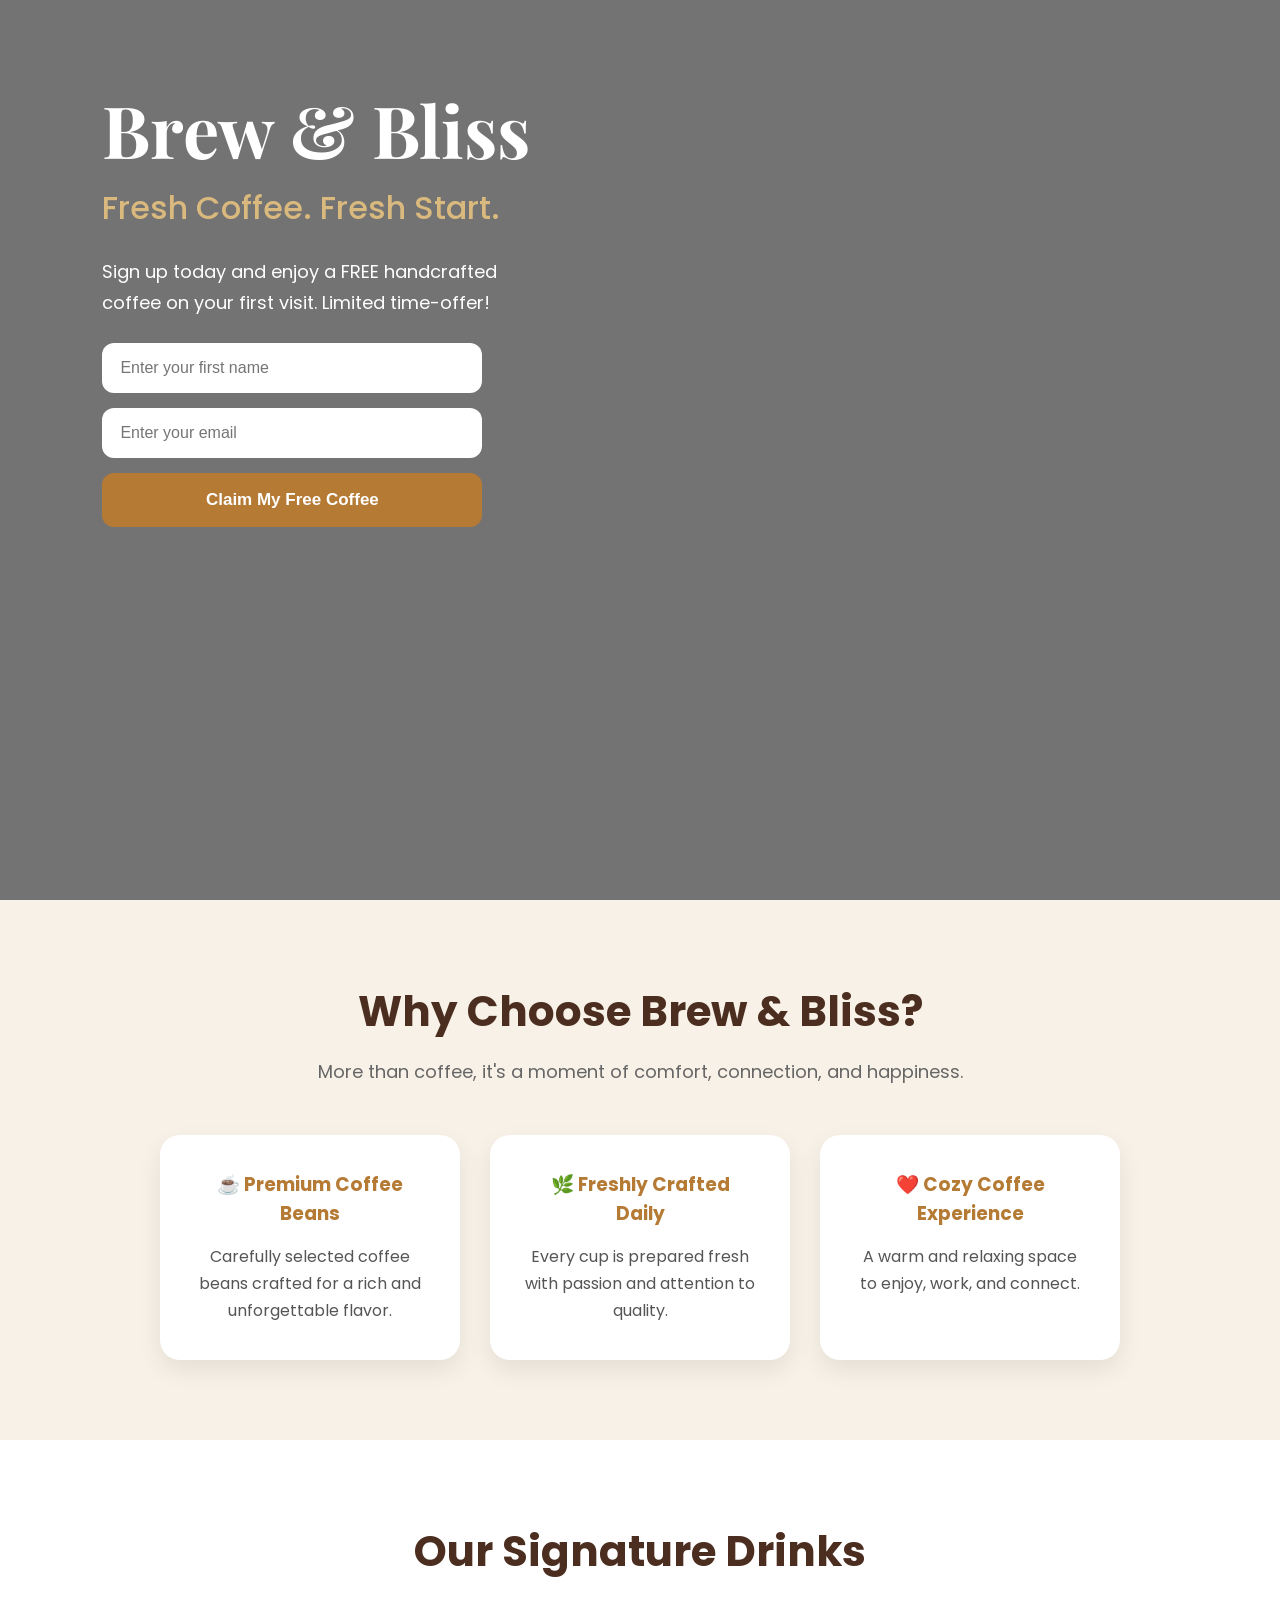
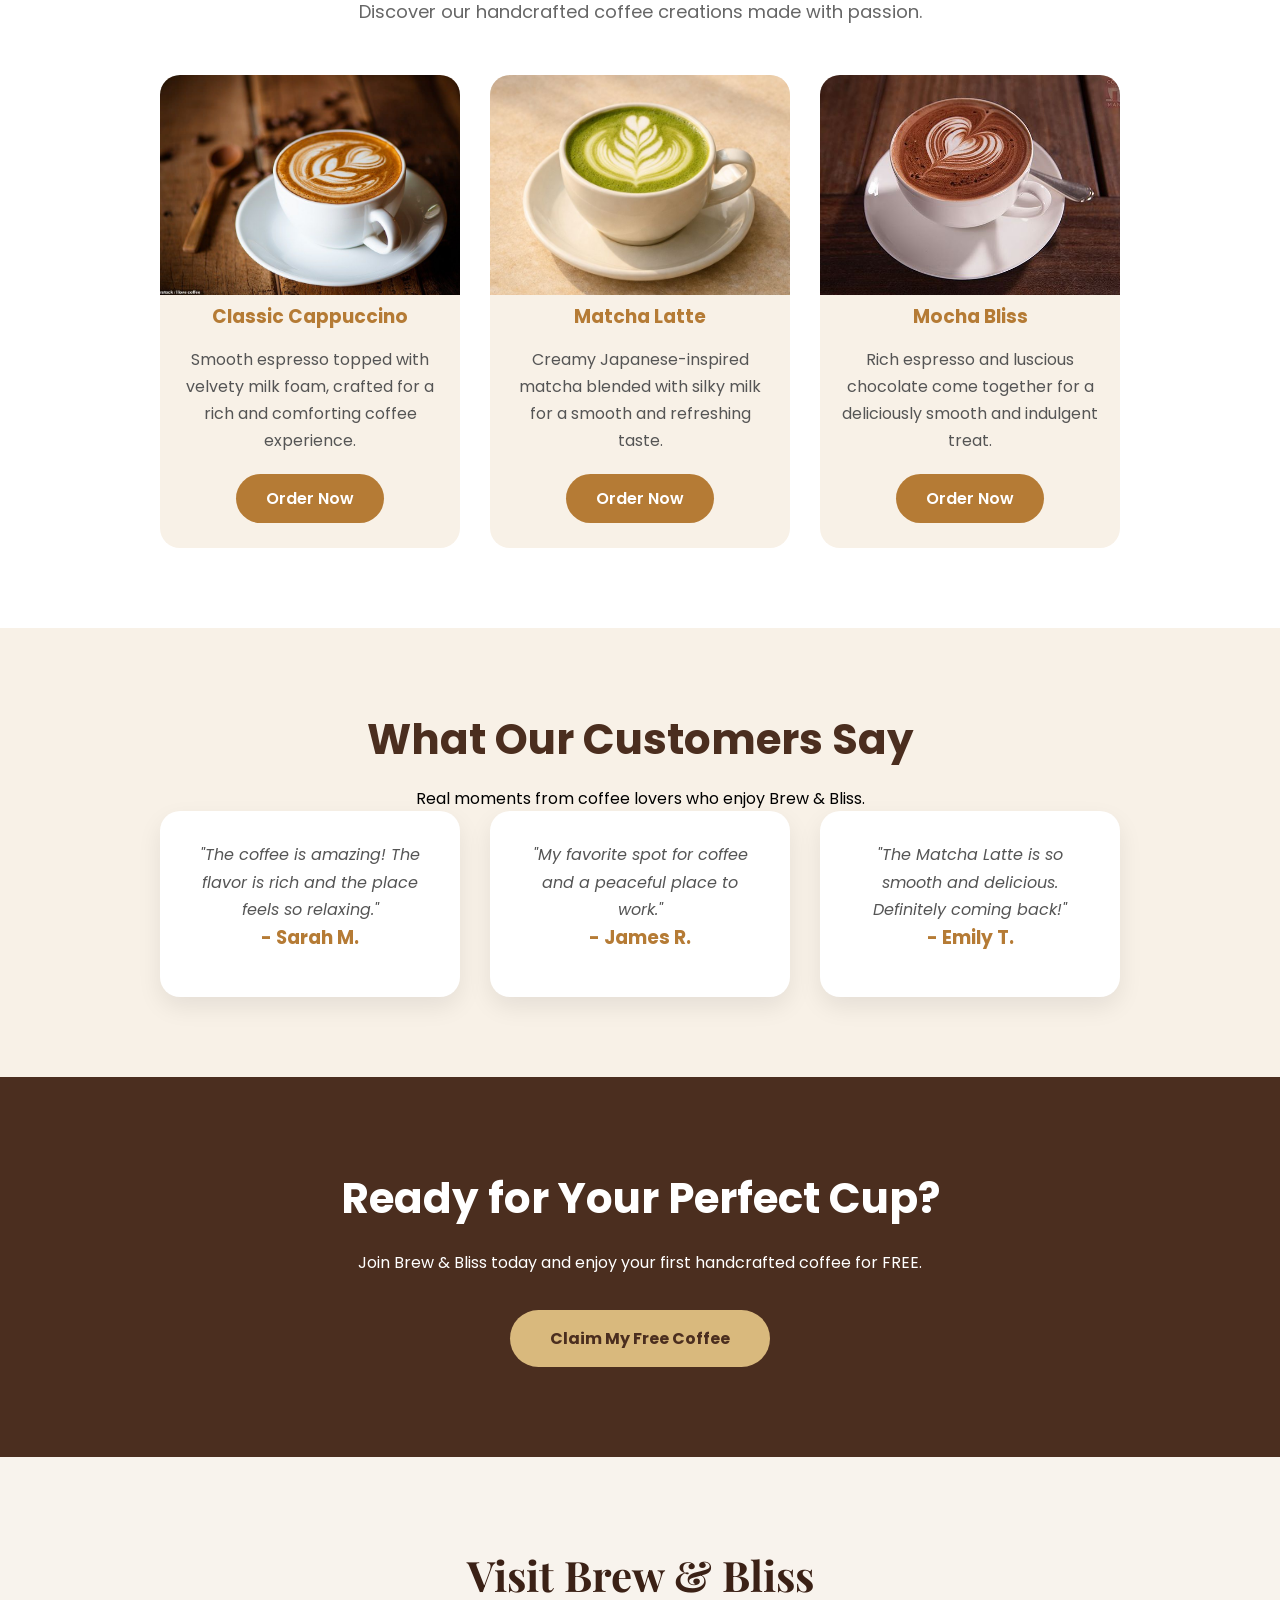
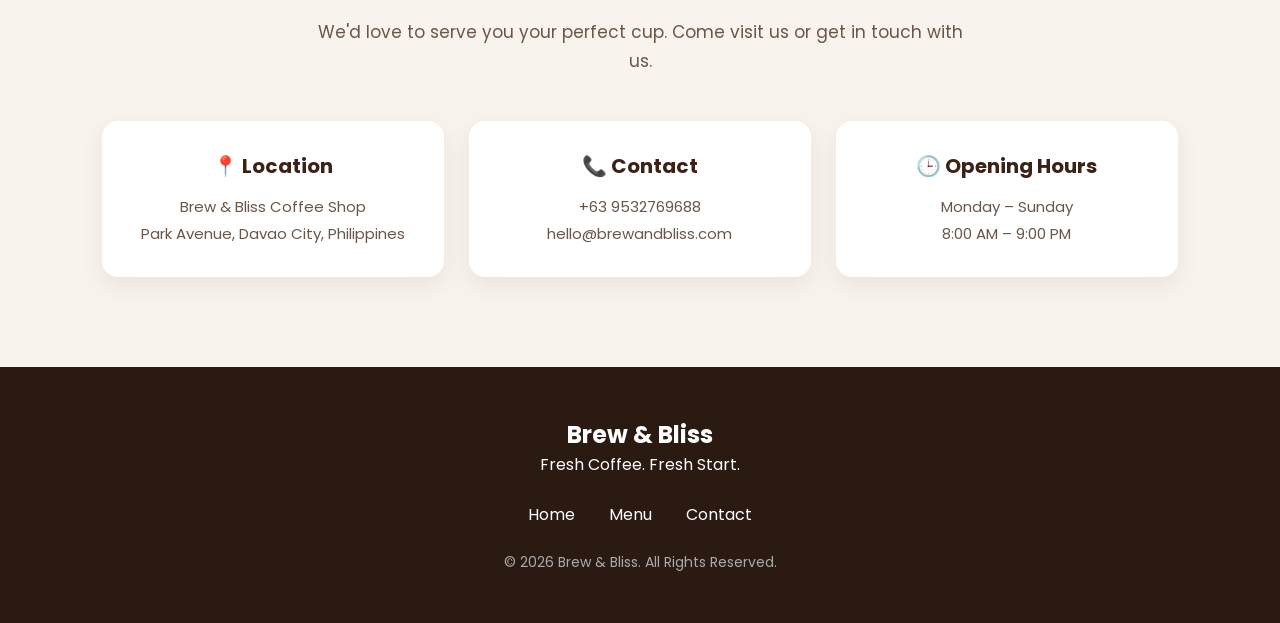
<file: index.html>
<!DOCTYPE html>
<html lang="en">

<head>

    <meta charset="UTF-8">
    <meta name="viewport" content="width=device-width, initial-scale=1.0">

    <title>Brew & Bliss</title>

    <!-- Google Fonts -->
    <link rel="preconnect" href="https://fonts.googleapis.com">
    <link rel="preconnect" href="https://fonts.gstatic.com" crossorigin>

    <link
        href="https://fonts.googleapis.com/css2?family=Playfair+Display:wght@600;700&family=Poppins:wght@300;400;500;600&display=swap"
        rel="stylesheet">

    <!-- Main CSS -->
    <link rel="stylesheet" href="./css/style.css">
    <style>
/* =========================
   CONTACT FIX
========================= */

.contact-section {
    background: #f8f3ed;
    padding: 90px 8%;
    text-align: center;
}

.contact-section h2 {
    font-family: "Playfair Display", serif;
    font-size: 42px;
    color: #3b2116;
    margin-bottom: 15px;
}

.contact-text {
    font-size: 17px;
    color: #6b5548;
    max-width: 650px;
    margin: 0 auto 45px;
    line-height: 1.7;
}

.contact-cards {
    max-width: 1100px;
    margin: 0 auto;
    display: grid;
    grid-template-columns: repeat(3, 1fr);
    gap: 25px;
}

.contact-card {
    background: #ffffff;
    padding: 30px 25px;
    border-radius: 16px;
    box-shadow: 0 8px 25px rgba(59, 33, 22, 0.08);
}

.contact-card h3 {
    font-family: "Poppins", sans-serif;
    font-size: 20px;
    color: #3b2116;
    margin-bottom: 12px;
}

.contact-card p {
    font-family: "Poppins", sans-serif;
    font-size: 15px;
    color: #6b5548;
    line-height: 1.8;
}

@media (max-width: 768px) {

    .contact-section {
        padding: 70px 6%;
    }

    .contact-section h2 {
        font-size: 34px;
    }

    .contact-cards {
        grid-template-columns: 1fr;
    }

}
</style>

</head>


<body id="top">


    <!-- =========================
         HERO SECTION
    ========================== -->

    <section class="hero">

        <video autoplay muted loop playsinline class="bg-video">

            <source
                src="https://res.cloudinary.com/xk9sr4ls/video/upload/v1786017797/pika-f776a48d-ac4b-4a90-9127-dfdf9d708edb_xwu1fz.mp4"
                type="video/mp4">

        </video>


        <div class="overlay"></div>
<div class="watermark-cover"></div>

        <div class="hero-content">

            <div class="left">

                <h1>Brew & Bliss</h1>

                <h2>Fresh Coffee. Fresh Start.</h2>

                <p>
                    Sign up today and enjoy a FREE handcrafted coffee
                    on your first visit. Limited time-offer!
                </p>


                <!-- FREE COFFEE FORM -->

                <form
                    id="coffee-form"
                    class="coffee-form"
                    action="https://formspree.io/f/xeajowwl"
                    method="POST">

                    <input
                        type="text"
                        name="first_name"
                        placeholder="Enter your first name"
                        required>

                    <input
                        type="email"
                        name="email"
                        placeholder="Enter your email"
                        required>

                    <button type="submit">
                        Claim My Free Coffee
                    </button>

                    <p id="form-message"></p>

                </form>

            </div>

        </div>

    </section>



    <!-- =========================
         WHY SECTION
    ========================== -->

    <section class="why-section">

        <h2>Why Choose Brew & Bliss?</h2>

        <p class="section-text">
            More than coffee, it's a moment of comfort,
            connection, and happiness.
        </p>


        <div class="cards">


            <div class="card">

                <h3>☕ Premium Coffee Beans</h3>

                <p>
                    Carefully selected coffee beans crafted
                    for a rich and unforgettable flavor.
                </p>

            </div>


            <div class="card">

                <h3>🌿 Freshly Crafted Daily</h3>

                <p>
                    Every cup is prepared fresh with passion
                    and attention to quality.
                </p>

            </div>


            <div class="card">

                <h3>❤️ Cozy Coffee Experience</h3>

                <p>
                    A warm and relaxing space to enjoy,
                    work, and connect.
                </p>

            </div>


        </div>

    </section>



    <!-- =========================
         MENU SECTION
    ========================== -->

    <section id="menu" class="menu-section">

        <h2>Our Signature Drinks</h2>

        <p class="menu-text">
            Discover our handcrafted coffee creations made with passion.
        </p>


        <div class="menu-cards">


            <!-- CAPPUCCINO -->

            <div class="menu-card">

                <img
                    src="images/cappuccino.jpg"
                    alt="Classic Cappuccino">

                <h3>Classic Cappuccino</h3>

                <p>
                    Smooth espresso topped with velvety milk foam,
                    crafted for a rich and comforting coffee experience.
                </p>

                <a
                    href="order.html"
                    class="menu-btn">
                    Order Now
                </a>

            </div>


            <!-- MATCHA -->

            <div class="menu-card">

                <img
                    src="images/matcha.jpg"
                    alt="Matcha Latte">

                <h3>Matcha Latte</h3>

                <p>
                    Creamy Japanese-inspired matcha blended with silky milk
                    for a smooth and refreshing taste.
                </p>

                <a
                    href="order.html"
                    class="menu-btn">
                    Order Now
                </a>

            </div>


            <!-- MOCHA -->

            <div class="menu-card">

                <img
                    src="images/mocha.jpg"
                    alt="Mocha Bliss">

                <h3>Mocha Bliss</h3>

                <p>
                    Rich espresso and luscious chocolate come together
                    for a deliciously smooth and indulgent treat.
                </p>

                <a
                    href="order.html"
                    class="menu-btn">
                    Order Now
                </a>

            </div>


        </div>

    </section>



    <!-- =========================
         TESTIMONIAL SECTION
    ========================== -->

    <section class="testimonial-section">

        <h2>What Our Customers Say</h2>

        <p class="testimonial-text">
            Real moments from coffee lovers who enjoy Brew & Bliss.
        </p>


        <div class="testimonial-cards">


            <div class="testimonial-card">

                <p>
                    "The coffee is amazing! The flavor is rich
                    and the place feels so relaxing."
                </p>

                <h3>- Sarah M.</h3>

            </div>


            <div class="testimonial-card">

                <p>
                    "My favorite spot for coffee and a peaceful
                    place to work."
                </p>

                <h3>- James R.</h3>

            </div>


            <div class="testimonial-card">

                <p>
                    "The Matcha Latte is so smooth and delicious.
                    Definitely coming back!"
                </p>

                <h3>- Emily T.</h3>

            </div>


        </div>

    </section>



   <!-- =========================
     CTA SECTION
========================== -->

<section class="cta-section">

    <h2>Ready for Your Perfect Cup?</h2>

    <p>
        Join Brew & Bliss today and enjoy your first
        handcrafted coffee for FREE.
    </p>

    <a
        href="#coffee-form"
        class="cta-btn">
        Claim My Free Coffee
    </a>

</section>


<!-- =========================
     CONTACT SECTION
========================== -->

<section id="contact" class="contact-section">

    <h2>Visit Brew & Bliss</h2>

    <p class="contact-text">
        We'd love to serve you your perfect cup.
        Come visit us or get in touch with us.
    </p>

    <div class="contact-cards">

        <div class="contact-card">

            <h3>📍 Location</h3>

            <p>
                Brew & Bliss Coffee Shop<br>
                Park Avenue, Davao City, Philippines
            </p>

        </div>


        <div class="contact-card">

            <h3>📞 Contact</h3>

            <p>
                +63 9532769688<br>
                hello@brewandbliss.com
            </p>

        </div>


        <div class="contact-card">

            <h3>🕒 Opening Hours</h3>

            <p>
                Monday – Sunday<br>
                8:00 AM – 9:00 PM
            </p>

        </div>

    </div>

</section>

<!-- =========================
     FOOTER
========================== -->

<footer class="footer">

    <h2>Brew & Bliss</h2>

    <p>
        Fresh Coffee. Fresh Start.
    </p>

    <div class="footer-links">

        <a href="#top">Home</a>

        <a href="#menu">Menu</a>

        <a href="#contact">Contact</a>

    </div>

    <p class="copyright">
        © 2026 Brew & Bliss. All Rights Reserved.
    </p>

</footer>

    <script src="js/script.js"></script>


</body>

</html>
</file>
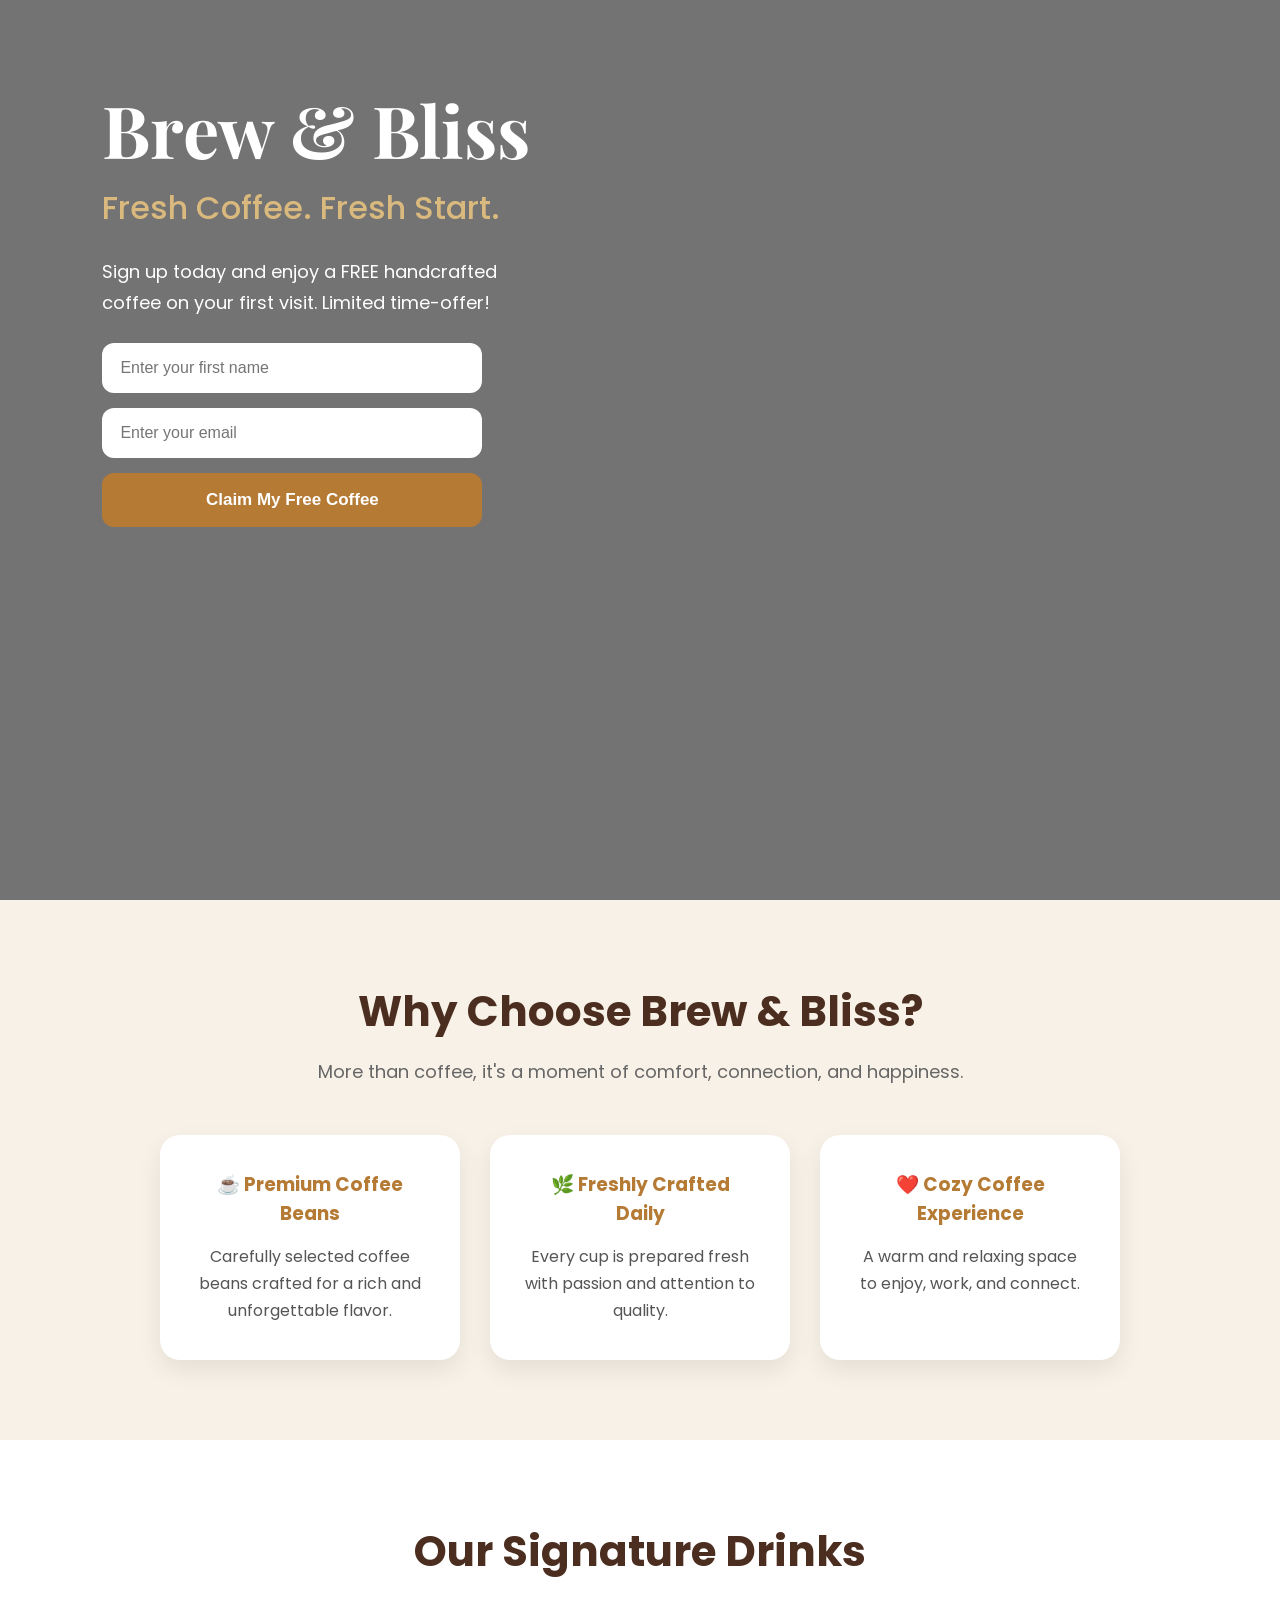
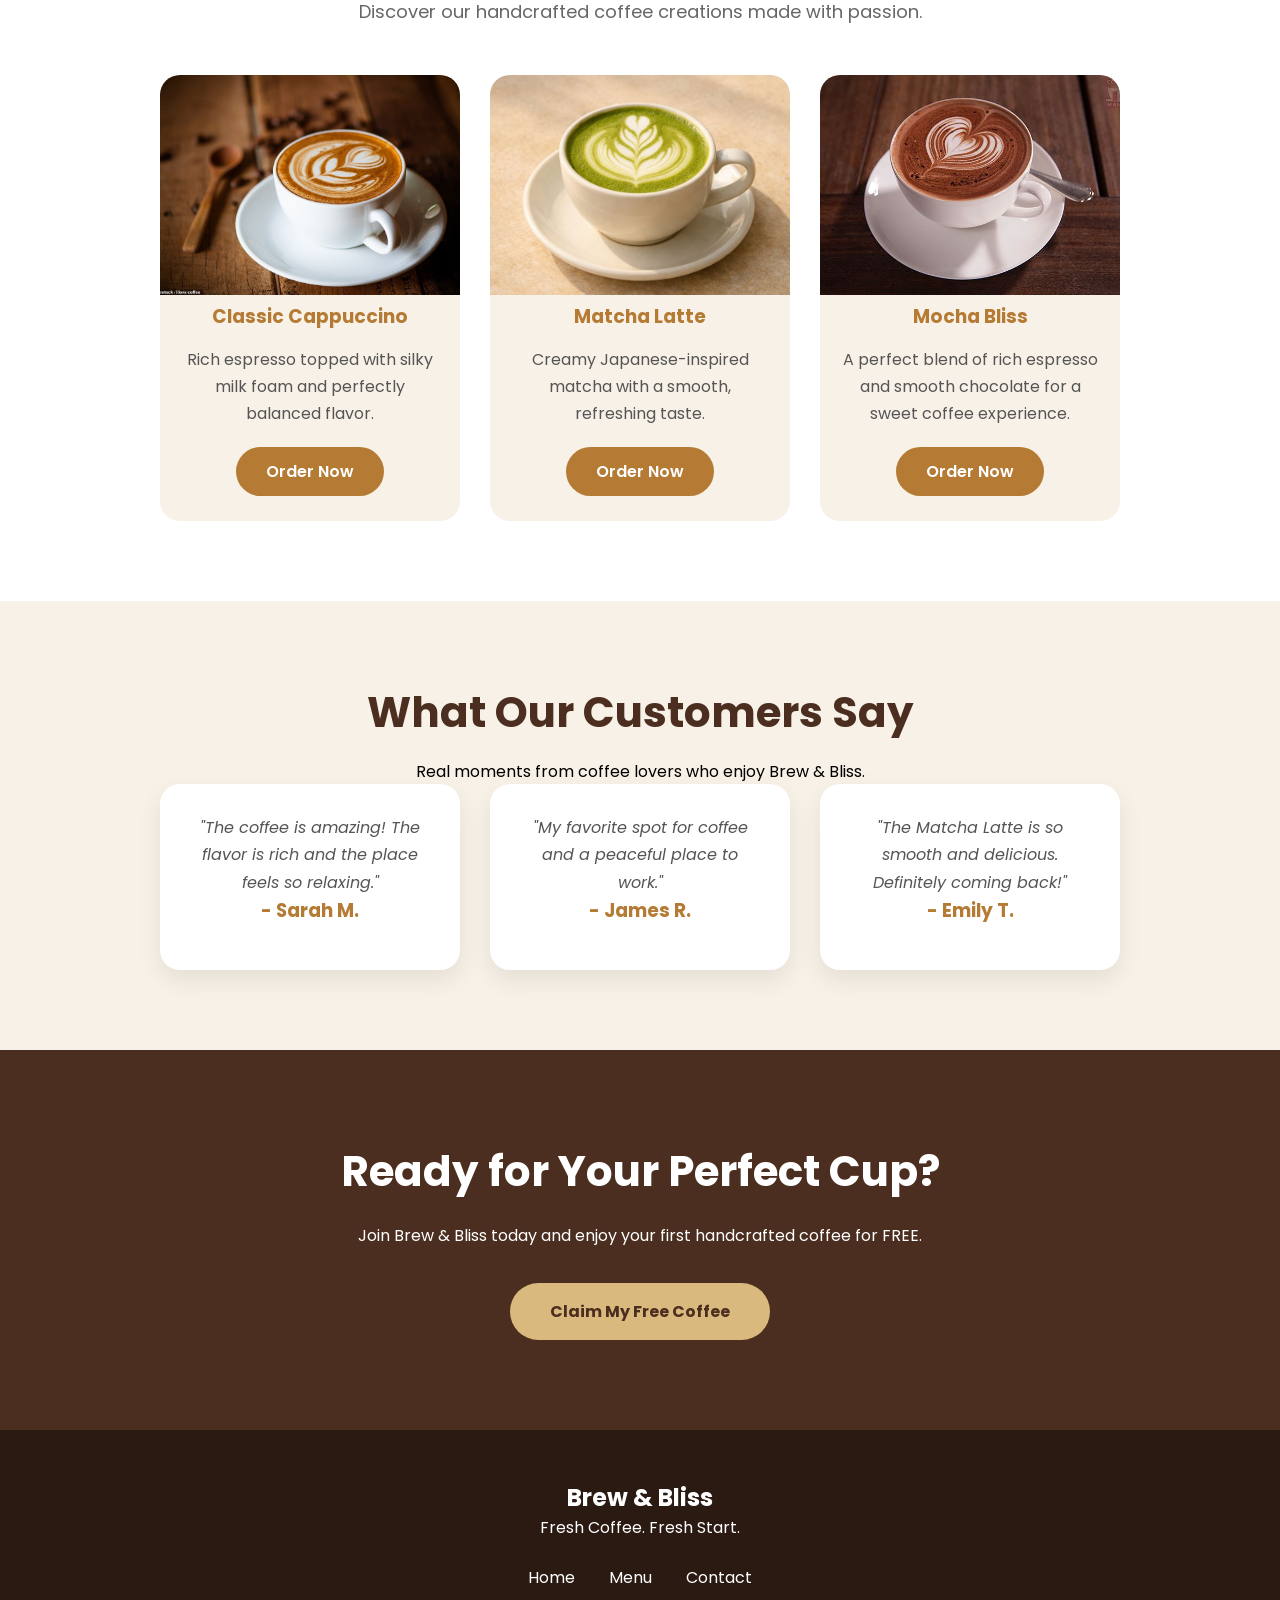
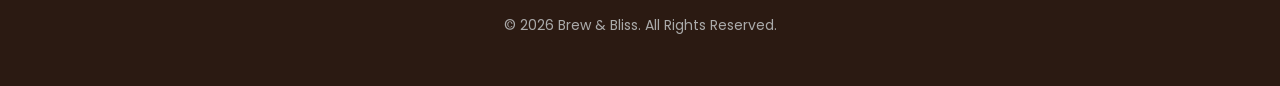
<file: Brew-Bliss-Landing-Page/index.html>
<!DOCTYPE html>
<html lang="en">

<head>

<meta charset="UTF-8">
<meta name="viewport" content="width=device-width, initial-scale=1.0">

<title>Brew & Bliss</title>


<link rel="preconnect" href="https://fonts.googleapis.com">
<link rel="preconnect" href="https://fonts.gstatic.com" crossorigin>

<link href="https://fonts.googleapis.com/css2?family=Playfair+Display:wght@600;700&family=Poppins:wght@300;400;500;600&display=swap" rel="stylesheet">


<link rel="stylesheet" href="css/style.css">


</head>


<body>


<!-- HERO SECTION -->

<section class="hero">


<video autoplay muted loop playsinline class="bg-video">

<source src="https://res.cloudinary.com/xk9sr4ls/video/upload/v1786017797/pika-f776a48d-ac4b-4a90-9127-dfdf9d708edb_xwu1fz.mp4" type="video/mp4">

</video>


<div class="overlay"></div>



<div class="hero-content">


<div class="left">


<h1>Brew & Bliss</h1>


<h2>Fresh Coffee. Fresh Start.</h2>


<p>
Sign up today and enjoy a FREE handcrafted coffee 
on your first visit. Limited time-offer!
</p>


<form id="coffee-form" class="coffee-form" action="https://formspree.io/f/xeajowwl" method="POST">

    <input
        type="text"
        name="first_name"
        placeholder="Enter your first name"
        required>

    <input
        type="email"
        name="email"
        placeholder="Enter your email"
        required>

    <button type="submit">
        Claim My Free Coffee
    </button>

    <p id="form-message"></p>

</form>



</div>


</div>


</section>


<!-- WHY SECTION -->

<section class="why-section">


<h2>Why Choose Brew & Bliss?</h2>


<p class="section-text">
More than coffee, it's a moment of comfort, connection, and happiness.
</p>



<div class="cards">


<div class="card">

<h3>☕ Premium Coffee Beans</h3>

<p>
Carefully selected coffee beans crafted
for a rich and unforgettable flavor.
</p>

</div>



<div class="card">

<h3>🌿 Freshly Crafted Daily</h3>

<p>
Every cup is prepared fresh with passion
and attention to quality.
</p>

</div>



<div class="card">

<h3>❤️ Cozy Coffee Experience</h3>

<p>
A warm and relaxing space to enjoy,
work, and connect.
</p>

</div>


</div>


</section>





<!-- MENU SECTION -->


<section class="menu-section">


<h2>Our Signature Drinks</h2>


<p class="menu-text">
Discover our handcrafted coffee creations made with passion.
</p>



<div class="menu-cards">



<div class="menu-card">

<img src="images/cappuccino.jpg" alt="Classic Cappuccino">

<h3>Classic Cappuccino</h3>

<p>
Rich espresso topped with silky milk foam
and perfectly balanced flavor.
</p>

<a href="#" class="menu-btn">
Order Now
</a>

</div>




<div class="menu-card">

<img src="images/matcha.jpg" alt="Matcha Latte">

<h3>Matcha Latte</h3>

<p>
Creamy Japanese-inspired matcha with a smooth,
refreshing taste.
</p>

<a href="#" class="menu-btn">
Order Now
</a>

</div>




<div class="menu-card">

<img src="images/mocha.jpg" alt="Mocha Bliss">

<h3>Mocha Bliss</h3>

<p>
A perfect blend of rich espresso and smooth chocolate
for a sweet coffee experience.
</p>

<a href="#" class="menu-btn">
Order Now
</a>

</div>



</div>


</section>





<!-- TESTIMONIAL SECTION -->


<section class="testimonial-section">


<h2>What Our Customers Say</h2>


<p class="testimonial-text">
Real moments from coffee lovers who enjoy Brew & Bliss.
</p>



<div class="testimonial-cards">


<div class="testimonial-card">

<p>
"The coffee is amazing! The flavor is rich
and the place feels so relaxing."
</p>

<h3>- Sarah M.</h3>

</div>



<div class="testimonial-card">

<p>
"My favorite spot for coffee and a peaceful
place to work."
</p>

<h3>- James R.</h3>

</div>



<div class="testimonial-card">

<p>
"The Matcha Latte is so smooth and delicious.
Definitely coming back!"
</p>

<h3>- Emily T.</h3>

</div>


</div>


</section>





<!-- CTA -->


<section class="cta-section">


<h2>Ready for Your Perfect Cup?</h2>


<p>
Join Brew & Bliss today and enjoy your first handcrafted coffee for FREE.
</p>


<a href="#" class="cta-btn">
Claim My Free Coffee
</a>


</section>





<!-- FOOTER -->


<footer class="footer">


<h2>Brew & Bliss</h2>


<p>
Fresh Coffee. Fresh Start.
</p>


<div class="footer-links">

<a href="#">Home</a>
<a href="#">Menu</a>
<a href="#">Contact</a>

</div>



<p class="copyright">
© 2026 Brew & Bliss. All Rights Reserved.
</p>


</footer>

<script src="js/script.js"></script>

</body>

</html>
</file>
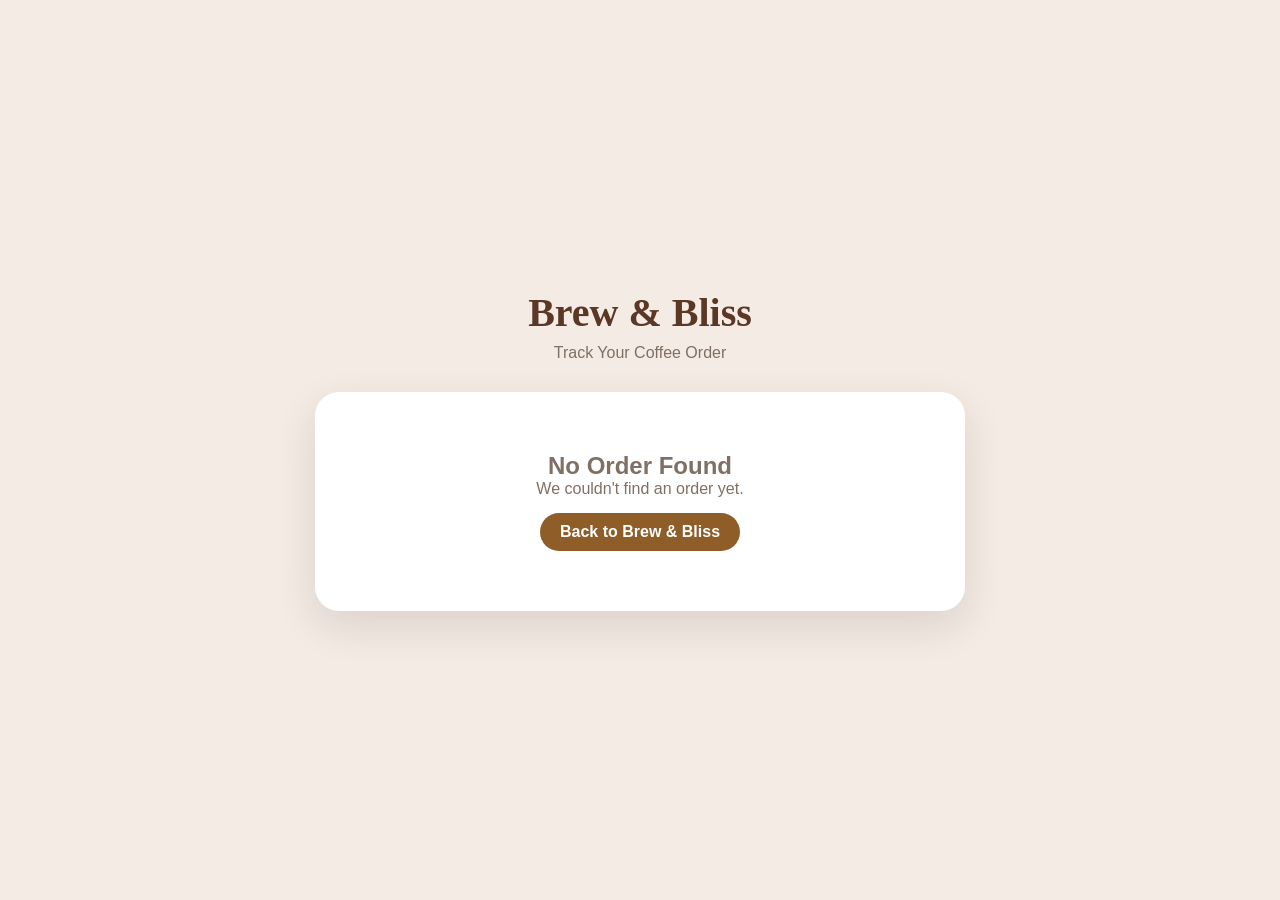
<file: status.html>
<!DOCTYPE html>
<html lang="en">
<head>
    <meta charset="UTF-8">
    <meta name="viewport" content="width=device-width, initial-scale=1.0">

    <title>Brew & Bliss | Order Status</title>

    <style>
        * {
            box-sizing: border-box;
            margin: 0;
            padding: 0;
        }

        body {
            font-family: "Poppins", Arial, sans-serif;
            background: #f3ebe4;
            color: #3b2418;
            min-height: 100vh;
            display: flex;
            align-items: center;
            justify-content: center;
            padding: 20px;
        }

        .status-container {
            width: 100%;
            max-width: 650px;
        }

        .brand {
            text-align: center;
            font-family: "Playfair Display", Georgia, serif;
            font-size: 40px;
            font-weight: 700;
            color: #5a3825;
            margin-bottom: 8px;
        }

        .subtitle {
            text-align: center;
            color: #806f64;
            margin-bottom: 30px;
        }

        .status-card {
            background: white;
            border-radius: 24px;
            padding: 35px 30px;
            box-shadow: 0 15px 40px rgba(59, 36, 24, 0.12);
        }

        .order-id {
            text-align: center;
            color: #806f64;
            font-size: 14px;
            margin-bottom: 8px;
        }

        .order-id strong {
            color: #5a3825;
            font-size: 18px;
        }

        .customer-name {
            text-align: center;
            font-size: 20px;
            font-weight: 600;
            margin-bottom: 25px;
        }

        .current-status {
            text-align: center;
            padding: 18px;
            border-radius: 18px;
            background: #f3ebe4;
            margin-bottom: 30px;
        }

        .current-status-label {
            display: block;
            font-size: 12px;
            color: #806f64;
            margin-bottom: 5px;
        }

        .current-status strong {
            font-size: 25px;
            color: #6f4e37;
        }

        .progress {
            display: flex;
            justify-content: space-between;
            position: relative;
            margin: 35px 0;
        }

        .progress::before {
            content: "";
            position: absolute;
            top: 18px;
            left: 8%;
            right: 8%;
            height: 4px;
            background: #eadfd7;
            z-index: 0;
        }

        .step {
            position: relative;
            z-index: 1;
            text-align: center;
            width: 25%;
        }

        .circle {
            width: 38px;
            height: 38px;
            margin: auto;
            border-radius: 50%;
            background: #eadfd7;
            color: #806f64;
            display: flex;
            align-items: center;
            justify-content: center;
            font-size: 16px;
            font-weight: 600;
            border: 4px solid white;
        }

        .step.active .circle,
        .step.completed .circle {
            background: #b57b35;
            color: white;
        }

        .step-label {
            display: block;
            margin-top: 8px;
            font-size: 11px;
            color: #806f64;
        }

        .step.active .step-label,
        .step.completed .step-label {
            color: #6f4e37;
            font-weight: 600;
        }

        .order-details {
            background: #fffaf6;
            border: 1px solid #eadfd7;
            border-radius: 16px;
            padding: 18px;
            margin-top: 25px;
        }

        .detail-row {
            display: flex;
            justify-content: space-between;
            gap: 15px;
            padding: 8px 0;
            font-size: 14px;
        }

        .detail-row span:first-child {
            color: #806f64;
        }

        .detail-row span:last-child {
            font-weight: 600;
            color: #5a3825;
            text-align: right;
        }

        .back-link {
            display: block;
            text-align: center;
            margin-top: 25px;
            color: #6f4e37;
            text-decoration: none;
            font-weight: 600;
        }

        .back-link:hover {
            color: #b57b35;
        }

        .no-order {
            text-align: center;
            color: #806f64;
            padding: 25px 10px;
        }

        .no-order a {
            display: inline-block;
            margin-top: 15px;
            padding: 10px 20px;
            background: #8f5d28;
            color: white;
            text-decoration: none;
            border-radius: 20px;
            font-weight: 600;
        }

        @media (max-width: 600px) {

            .status-card {
                padding: 25px 18px;
            }

            .brand {
                font-size: 32px;
            }

            .step-label {
                font-size: 9px;
            }

            .circle {
                width: 34px;
                height: 34px;
                font-size: 14px;
            }
        }
    </style>
</head>

<body>

<div class="status-container">

    <div class="brand">
        Brew & Bliss
    </div>

    <p class="subtitle">
        Track Your Coffee Order
    </p>

    <div class="status-card" id="status-card">

        <!-- Order information will appear here -->

    </div>

</div>


<script>

const statusCard = document.getElementById("status-card");

const statusSteps = [
    "New Order",
    "Processing",
    "Ready/Served",
    "Completed"
];


function loadOrderStatus() {

    const orders =
        JSON.parse(
            localStorage.getItem("brewBlissOrders")
        ) || [];


    if (orders.length === 0) {

        statusCard.innerHTML = `
            <div class="no-order">

                <h2>No Order Found</h2>

                <p>
                    We couldn't find an order yet.
                </p>

                <a href="index.html">
                    Back to Brew & Bliss
                </a>

            </div>
        `;

        return;
    }

// Get Order ID from URL
const urlParams = new URLSearchParams(window.location.search);
const orderId = urlParams.get("order_id");

// Find the specific order
const order = orders.find(
    order => order.order_id === orderId
);

if (!order) {

    statusCard.innerHTML = `
        <div class="no-order">

            <h2>Order Not Found</h2>

            <p>
                We couldn't find an order with that Order ID.
            </p>

            <a href="index.html">
                Back to Brew & Bliss
            </a>

        </div>
    `;

    return;
}


    // Current status
    const currentStatus =
        order.order_status || "New Order";


    const currentIndex =
        statusSteps.indexOf(currentStatus);


    let progressHTML = "";


    statusSteps.forEach((status, index) => {

        let stepClass = "";

        if (index < currentIndex) {

            stepClass = "completed";

        } else if (index === currentIndex) {

            stepClass = "active";

        }


        let icon = "";

        if (index === 0) {
            icon = "🆕";
        }

        if (index === 1) {
            icon = "☕";
        }

        if (index === 2) {
            icon = "✅";
        }

        if (index === 3) {
            icon = "🎉";
        }


        progressHTML += `

            <div class="step ${stepClass}">

                <div class="circle">
                    ${icon}
                </div>

                <span class="step-label">
                    ${status}
                </span>

            </div>

        `;
    });


    statusCard.innerHTML = `

        <div class="order-id">

            Order ID

            <br>

            <strong>
                ${order.order_id}
            </strong>

        </div>


        <div class="customer-name">

            Hello, ${order.first_name}!

        </div>


        <div class="current-status">

            <span class="current-status-label">
                Current Order Status
            </span>

            <strong>
                ${currentStatus}
            </strong>

        </div>


        <div class="progress">

            ${progressHTML}

        </div>


        <div class="order-details">

            <div class="detail-row">

                <span>Coffee</span>

                <span>
                    ${order.product}
                </span>

            </div>


            <div class="detail-row">

                <span>Quantity</span>

                <span>
                    ${order.quantity}
                </span>

            </div>


            <div class="detail-row">

                <span>Order Type</span>

                <span>
                    ${order.order_type}
                </span>

            </div>


            <div class="detail-row">

                <span>Order Date</span>

                <span>
                    ${order.order_date}
                </span>

            </div>

        </div>


        <a href="index.html" class="back-link">
            ← Back to Brew & Bliss
        </a>

    `;
}


// Load immediately
loadOrderStatus();


// Check for status changes every 2 seconds
setInterval(loadOrderStatus, 2000);

</script>

</body>
</html>
</file>
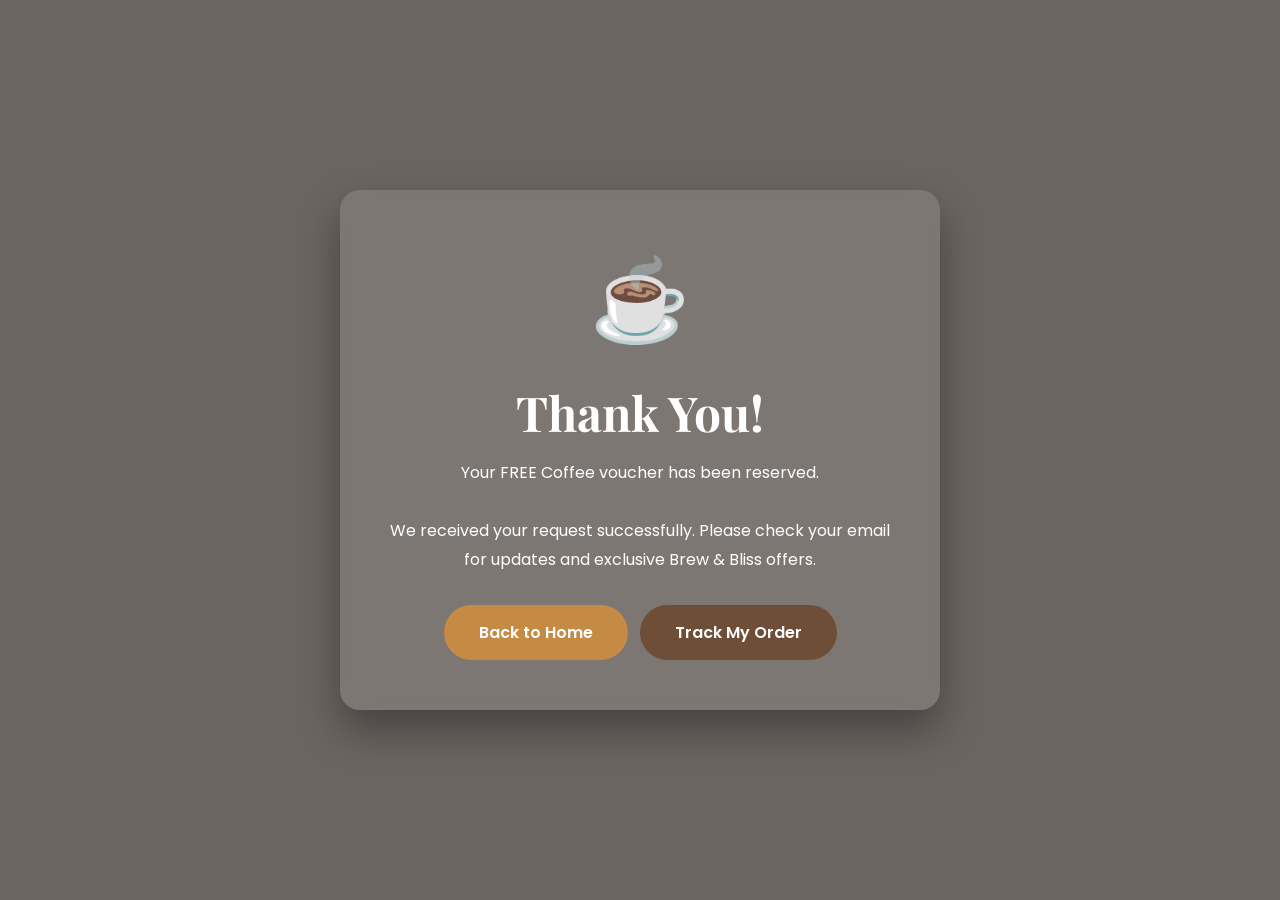
<file: thankyou.html>
<!DOCTYPE html>
<html lang="en">
<head>
<meta charset="UTF-8">
<meta name="viewport" content="width=device-width, initial-scale=1.0">

<title>Thank You | Brew & Bliss</title>

<link rel="preconnect" href="https://fonts.googleapis.com">
<link rel="preconnect" href="https://fonts.gstatic.com" crossorigin>

<link href="https://fonts.googleapis.com/css2?family=Playfair+Display:wght@600;700&family=Poppins:wght@300;400;500;600&display=swap" rel="stylesheet">

<style>

*{
margin:0;
padding:0;
box-sizing:border-box;
}

body{

font-family:Poppins,sans-serif;

height:100vh;

display:flex;

justify-content:center;

align-items:center;

overflow:hidden;

position:relative;

color:white;

text-align:center;

}

video{

position:absolute;

width:100%;

height:100%;

object-fit:cover;

z-index:-2;

}

.overlay{

position:absolute;

width:100%;

height:100%;

background:rgba(28,18,12,.65);

z-index:-1;

}

.card{

background:rgba(255,255,255,.12);

backdrop-filter:blur(12px);

padding:50px;

border-radius:20px;

max-width:600px;

width:90%;

box-shadow:0 20px 40px rgba(0,0,0,.35);

}

.check{

font-size:80px;

margin-bottom:20px;

}

h1{

font-family:'Playfair Display',serif;

font-size:48px;

margin-bottom:15px;

}

p{

line-height:1.8;

margin-bottom:30px;

}

a{

display:inline-block;

padding:15px 35px;

background:#c58b45;

color:white;

text-decoration:none;

border-radius:50px;

transition:.3s;

font-weight:600;

}

a:hover{

background:#9b6432;

transform:translateY(-3px);

}

@media(max-width:768px){

h1{

font-size:36px;

}

.card{

padding:35px;

}

}

</style>

</head>

<body>

<video autoplay muted loop playsinline>

<source src="https://res.cloudinary.com/xk9sr4ls/video/upload/v1786017797/pika-f776a48d-ac4b-4a90-9127-dfdf9d708edb_xwu1fz.mp4" type="video/mp4">

</video>

<div class="overlay"></div>

<div class="card">

<div class="check">☕</div>

<h1>Thank You!</h1>

<p>

Your FREE Coffee voucher has been reserved.

<br><br>

We received your request successfully.

Please check your email for updates and exclusive Brew & Bliss offers.

</p>

<div style="display:flex; gap:12px; justify-content:center; flex-wrap:wrap;">

    <a href="index.html">
        Back to Home
    </a>

    <a href="#" id="track-order"
       style="background:#6f4e37;">
        Track My Order
    </a>

</div>
<script>

document.addEventListener("DOMContentLoaded", function () {

    const trackButton = document.getElementById("track-order");

    const urlParams = new URLSearchParams(window.location.search);

    const orderId = urlParams.get("order_id");

    console.log("THANK YOU URL:", window.location.href);
    console.log("THANK YOU ORDER ID:", orderId);


    if (orderId) {

        trackButton.href =
            "order-status.html?order_id=" +
            encodeURIComponent(orderId);

    } else {

        trackButton.href = "order-status.html";

        console.warn(
            "No order_id found in Thank You page URL."
        );

    }

});

</script>

</body>

</html>
</file>
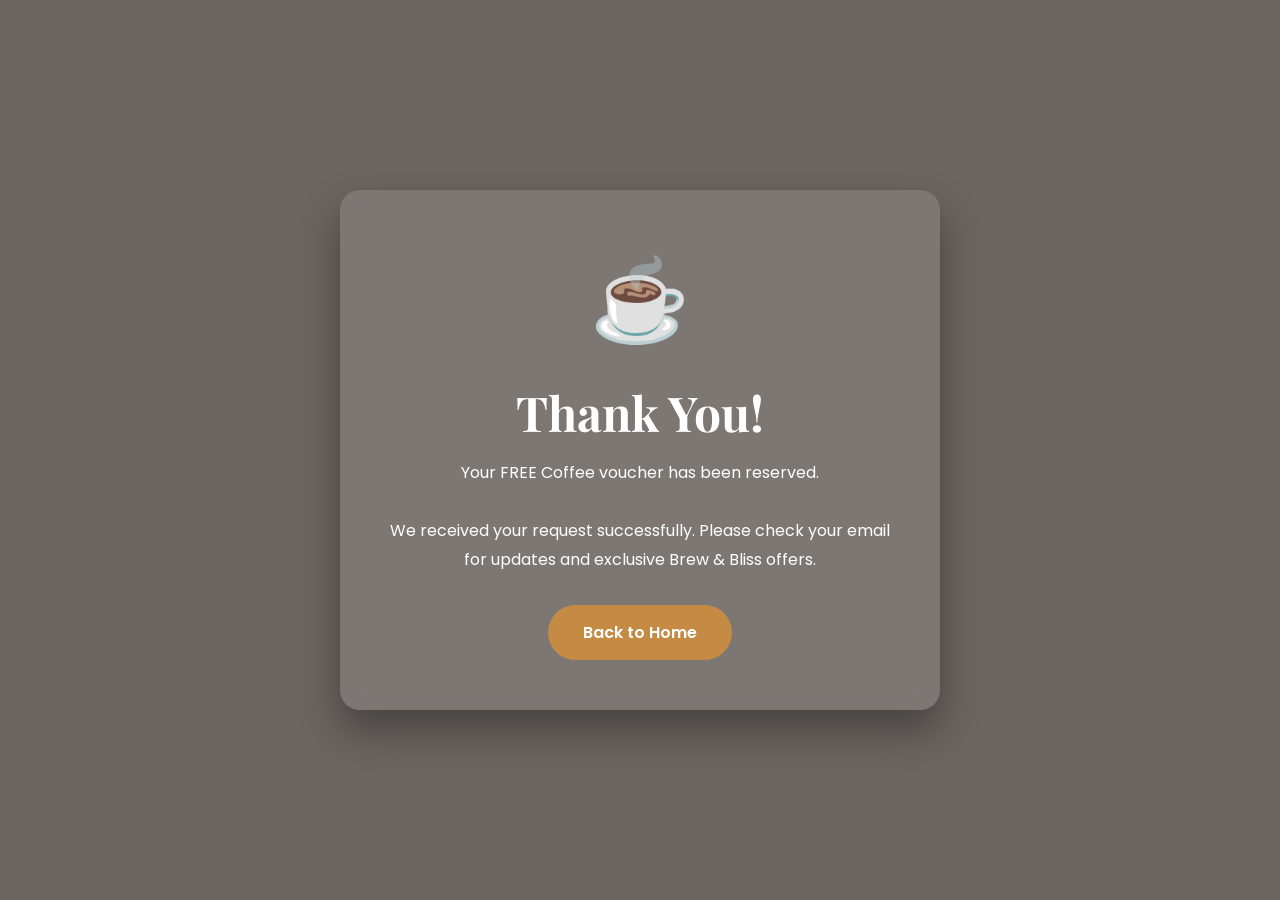
<file: Brew-Bliss-Landing-Page/thankyou.html>
<!DOCTYPE html>
<html lang="en">
<head>
<meta charset="UTF-8">
<meta name="viewport" content="width=device-width, initial-scale=1.0">

<title>Thank You | Brew & Bliss</title>

<link rel="preconnect" href="https://fonts.googleapis.com">
<link rel="preconnect" href="https://fonts.gstatic.com" crossorigin>

<link href="https://fonts.googleapis.com/css2?family=Playfair+Display:wght@600;700&family=Poppins:wght@300;400;500;600&display=swap" rel="stylesheet">

<style>

*{
margin:0;
padding:0;
box-sizing:border-box;
}

body{

font-family:Poppins,sans-serif;

height:100vh;

display:flex;

justify-content:center;

align-items:center;

overflow:hidden;

position:relative;

color:white;

text-align:center;

}

video{

position:absolute;

width:100%;

height:100%;

object-fit:cover;

z-index:-2;

}

.overlay{

position:absolute;

width:100%;

height:100%;

background:rgba(28,18,12,.65);

z-index:-1;

}

.card{

background:rgba(255,255,255,.12);

backdrop-filter:blur(12px);

padding:50px;

border-radius:20px;

max-width:600px;

width:90%;

box-shadow:0 20px 40px rgba(0,0,0,.35);

}

.check{

font-size:80px;

margin-bottom:20px;

}

h1{

font-family:'Playfair Display',serif;

font-size:48px;

margin-bottom:15px;

}

p{

line-height:1.8;

margin-bottom:30px;

}

a{

display:inline-block;

padding:15px 35px;

background:#c58b45;

color:white;

text-decoration:none;

border-radius:50px;

transition:.3s;

font-weight:600;

}

a:hover{

background:#9b6432;

transform:translateY(-3px);

}

@media(max-width:768px){

h1{

font-size:36px;

}

.card{

padding:35px;

}

}

</style>

</head>

<body>

<video autoplay muted loop playsinline>

<source src="https://res.cloudinary.com/xk9sr4ls/video/upload/v1786017797/pika-f776a48d-ac4b-4a90-9127-dfdf9d708edb_xwu1fz.mp4" type="video/mp4">

</video>

<div class="overlay"></div>

<div class="card">

<div class="check">☕</div>

<h1>Thank You!</h1>

<p>

Your FREE Coffee voucher has been reserved.

<br><br>

We received your request successfully.

Please check your email for updates and exclusive Brew & Bliss offers.

</p>

<a href="index.html">Back to Home</a>

</div>

</body>

</html>
</file>
<file: css/style.css>
*{
    margin:0;
    padding:0;
    box-sizing:border-box;
}

body{
    font-family:'Poppins', sans-serif;
}


.hero{
    position:relative;
    width:100%;
    height:100vh;
    overflow:hidden;
}


.bg-video{
    position:absolute;
    top:0;
    left:0;
    width:100%;
    height:100%;
    object-fit:cover;
    z-index:0;
}


.overlay{
    position:absolute;
    top:0;
    left:0;
    width:100%;
    height:100%;
    background:rgba(0,0,0,0.55);
    z-index:1;
}


.hero-content{
    position:absolute;
    top:0;
    left:0;
    width:100%;
    height:100%;
    display:flex;
    justify-content:flex-start;
    align-items:flex-start;
    padding-left:8%;
    padding-top:90px;
    z-index:2;
    color:white;
}


.left{
    width:500px;
}


.left h1{
    font-family:'Playfair Display', serif;
    font-size:72px;
    font-weight:700;
    line-height:1.1;
}


.left h2{
    margin-top:15px;
    color:#d9b97d;
    font-size:32px;
    font-weight:500;
}


.left p{
    margin:25px 0;
    line-height:1.7;
    font-size:18px;
    max-width:450px;
}


/* FORM */

.coffee-form{
    width:380px;
}


.coffee-form input{
    width:100%;
    padding:16px 18px;
    margin-bottom:15px;
    border:none;
    border-radius:12px;
    font-size:16px;
    outline:none;
}


.coffee-form button{
    width:100%;
    padding:17px;
    background:#b57b35;
    color:white;
    border:none;
    border-radius:12px;
    font-size:17px;
    font-weight:600;
    cursor:pointer;
    transition:.3s;
}


.coffee-form button:hover{
    background:#8f5d28;
    transform:translateY(-2px);
}
/* ORDER FORM */

.order-section {
    padding: 70px 25px;
}

.order-content {
    width: 100%;
    max-width: 500px;
    margin: 0 auto;
}

.order-form {
    width: 100%;
}

.order-form input,
.order-form select,
.order-form textarea {
    width: 100%;
    padding: 16px 18px;
    margin-bottom: 15px;
    border: none;
    border-radius: 12px;
    font-size: 16px;
    font-family: inherit;
    outline: none;
    box-sizing: border-box;
}

.order-form select {
    background: white;
    color: #555;
}

.order-form textarea {
    resize: vertical;
    min-height: 120px;
}

.order-form button {
    width: 100%;
    padding: 17px;
    background: #b57b35;
    color: white;
    border: none;
    border-radius: 12px;
    font-size: 17px;
    font-weight: 600;
    cursor: pointer;
    transition: .3s;
}

.order-form button:hover {
    background: #8f5d28;
    transform: translateY(-2px);
}


/* WHY SECTION */

.why-section{
    padding:80px 8%;
    text-align:center;
    background:#f8f1e7;
}


.why-section h2,
.menu-section h2,
.testimonial-section h2{
    font-size:42px;
    color:#4b2e1f;
    margin-bottom:15px;
}


.section-text,
.menu-text{
    color:#666;
    font-size:18px;
    margin-bottom:50px;
}


.cards,
.menu-cards,
.testimonial-cards{
    display:flex;
    justify-content:center;
    gap:30px;
}


.card,
.testimonial-card{
    background:white;
    padding:35px;
    border-radius:20px;
    width:300px;
    box-shadow:0 10px 25px rgba(0,0,0,.08);
}


.card h3,
.menu-card h3,
.testimonial-card h3{
    color:#b57b35;
    margin-bottom:15px;
}


.card p,
.menu-card p,
.testimonial-card p{
    line-height:1.7;
    color:#555;
}



/* MENU */

.menu-section{
    padding:80px 8%;
    background:white;
    text-align:center;
}


.menu-card{
    width:300px;
    background:#f8f1e7;
    border-radius:20px;
    overflow:hidden;
    padding-bottom:25px;
}


.menu-card img{
    width:100%;
    height:220px;
    object-fit:cover;
}


.menu-card p{
    padding:0 20px;
}


.menu-btn{
    display:inline-block;
    margin-top:20px;
    padding:12px 30px;
    background:#b57b35;
    color:white;
    text-decoration:none;
    border-radius:30px;
    font-weight:600;
}


.menu-btn:hover{
    background:#8f5d28;
}



/* TESTIMONIAL */

.testimonial-section{
    padding:80px 8%;
    background:#f8f1e7;
    text-align:center;
}


.testimonial-card{
    padding:30px;
}


.testimonial-card p{
    font-style:italic;
}



/* CTA */

.cta-section{
    padding:90px 8%;
    text-align:center;
    background:#4b2e1f;
    color:white;
}


.cta-section h2{
    font-size:42px;
    margin-bottom:20px;
}


.cta-section p{
    margin-bottom:35px;
}


.cta-btn{
    display:inline-block;
    padding:16px 40px;
    background:#d9b97d;
    color:#4b2e1f;
    text-decoration:none;
    border-radius:50px;
    font-weight:700;
}



/* FOOTER */

.footer{
    padding:50px 8%;
    background:#2b1a12;
    color:white;
    text-align:center;
}


.footer-links{
    margin:25px 0;
}


.footer-links a{
    color:white;
    text-decoration:none;
    margin:0 15px;
}


.footer-links a:hover{
    color:#d9b97d;
}


.copyright{
    margin-top:20px;
    font-size:14px;
    color:#aaa;
}



/* ANIMATION */

@keyframes fadeUp{

    from{
        opacity:0;
        transform:translateY(40px);
    }

    to{
        opacity:1;
        transform:translateY(0);
    }

}


.left h1{
    animation:fadeUp 1s ease;
}


.left h2{
    animation:fadeUp 1s ease .2s;
}


.left p{
    animation:fadeUp 1s ease .4s;
}


.coffee-form{
    animation:fadeUp 1s ease .6s;
}



/* MOBILE */

@media(max-width:768px){

.hero{
    min-height:100vh;
}


.hero-content{
    position:relative;
    padding:60px 25px;
}


.left{
    width:100%;
}


.left h1{
    font-size:48px;
}


.left h2{
    font-size:26px;
}


.coffee-form{
    width:100%;
}


.cards,
.menu-cards,
.testimonial-cards{
    flex-direction:column;
    align-items:center;
}


.card,
.menu-card,
.testimonial-card{
    width:100%;
    max-width:350px;
}


.why-section h2,
.menu-section h2,
.testimonial-section h2,
.cta-section h2{
    font-size:32px;
}
body{
    background:red !important;

}
/* =========================
   ORDER FORM - FINAL FIX
========================= */

#order-form {
    width: 100%;
    padding: 70px 20px;
    background: #ffffff;
    box-sizing: border-box;
}

#order-form .order-content {
    max-width: 650px;
    margin: 0 auto;
}

#order-form h2 {
    text-align: center;
    color: #4b2e1f;
    font-size: 36px;
    margin-bottom: 10px;
}

#order-form .order-content > p {
    text-align: center;
    color: #666;
    margin-bottom: 35px;
}

#order-form .order-form {
    display: flex;
    flex-direction: column;
    gap: 18px;
}

#order-form .order-form input,
#order-form .order-form select,
#order-form .order-form textarea {
    width: 100%;
    box-sizing: border-box;
    padding: 15px 16px;
    border: 1px solid #d6c5b5;
    border-radius: 8px;
    background: #ffffff;
    color: #333;
    font-family: inherit;
    font-size: 16px;
    outline: none;
}

#order-form .order-form input:focus,
#order-form .order-form select:focus,
#order-form .order-form textarea:focus {
    border-color: #b97a2b;
}

#order-form .order-form textarea {
    min-height: 120px;
    resize: vertical;
}

#order-form .order-form button {
    width: 100%;
    padding: 16px;
    border: none;
    border-radius: 8px;
    background: #b97a2b;
    color: #ffffff;
    font-size: 16px;
    font-weight: 600;
    cursor: pointer;
}

#order-form .order-form button:hover {
    background: #8f5d20;
}
</file>
<file: Brew-Bliss-Landing-Page/css/style.css>
*{
    margin:0;
    padding:0;
    box-sizing:border-box;
}

body{
    font-family:'Poppins', sans-serif;
}


.hero{
    position:relative;
    width:100%;
    height:100vh;
    overflow:hidden;
}


.bg-video{
    position:absolute;
    top:0;
    left:0;
    width:100%;
    height:100%;
    object-fit:cover;
    z-index:0;
}


.overlay{
    position:absolute;
    top:0;
    left:0;
    width:100%;
    height:100%;
    background:rgba(0,0,0,0.55);
    z-index:1;
}


.hero-content{
    position:absolute;
    top:0;
    left:0;
    width:100%;
    height:100%;
    display:flex;
    justify-content:flex-start;
    align-items:flex-start;
    padding-left:8%;
    padding-top:90px;
    z-index:2;
    color:white;
}


.left{
    width:500px;
}


.left h1{
    font-family:'Playfair Display', serif;
    font-size:72px;
    font-weight:700;
    line-height:1.1;
}


.left h2{
    margin-top:15px;
    color:#d9b97d;
    font-size:32px;
    font-weight:500;
}


.left p{
    margin:25px 0;
    line-height:1.7;
    font-size:18px;
    max-width:450px;
}


/* FORM */

.coffee-form{
    width:380px;
}


.coffee-form input{
    width:100%;
    padding:16px 18px;
    margin-bottom:15px;
    border:none;
    border-radius:12px;
    font-size:16px;
    outline:none;
}


.coffee-form button{
    width:100%;
    padding:17px;
    background:#b57b35;
    color:white;
    border:none;
    border-radius:12px;
    font-size:17px;
    font-weight:600;
    cursor:pointer;
    transition:.3s;
}


.coffee-form button:hover{
    background:#8f5d28;
    transform:translateY(-2px);
}



/* WHY SECTION */

.why-section{
    padding:80px 8%;
    text-align:center;
    background:#f8f1e7;
}


.why-section h2,
.menu-section h2,
.testimonial-section h2{
    font-size:42px;
    color:#4b2e1f;
    margin-bottom:15px;
}


.section-text,
.menu-text{
    color:#666;
    font-size:18px;
    margin-bottom:50px;
}


.cards,
.menu-cards,
.testimonial-cards{
    display:flex;
    justify-content:center;
    gap:30px;
}


.card,
.testimonial-card{
    background:white;
    padding:35px;
    border-radius:20px;
    width:300px;
    box-shadow:0 10px 25px rgba(0,0,0,.08);
}


.card h3,
.menu-card h3,
.testimonial-card h3{
    color:#b57b35;
    margin-bottom:15px;
}


.card p,
.menu-card p,
.testimonial-card p{
    line-height:1.7;
    color:#555;
}



/* MENU */

.menu-section{
    padding:80px 8%;
    background:white;
    text-align:center;
}


.menu-card{
    width:300px;
    background:#f8f1e7;
    border-radius:20px;
    overflow:hidden;
    padding-bottom:25px;
}


.menu-card img{
    width:100%;
    height:220px;
    object-fit:cover;
}


.menu-card p{
    padding:0 20px;
}


.menu-btn{
    display:inline-block;
    margin-top:20px;
    padding:12px 30px;
    background:#b57b35;
    color:white;
    text-decoration:none;
    border-radius:30px;
    font-weight:600;
}


.menu-btn:hover{
    background:#8f5d28;
}



/* TESTIMONIAL */

.testimonial-section{
    padding:80px 8%;
    background:#f8f1e7;
    text-align:center;
}


.testimonial-card{
    padding:30px;
}


.testimonial-card p{
    font-style:italic;
}



/* CTA */

.cta-section{
    padding:90px 8%;
    text-align:center;
    background:#4b2e1f;
    color:white;
}


.cta-section h2{
    font-size:42px;
    margin-bottom:20px;
}


.cta-section p{
    margin-bottom:35px;
}


.cta-btn{
    display:inline-block;
    padding:16px 40px;
    background:#d9b97d;
    color:#4b2e1f;
    text-decoration:none;
    border-radius:50px;
    font-weight:700;
}



/* FOOTER */

.footer{
    padding:50px 8%;
    background:#2b1a12;
    color:white;
    text-align:center;
}


.footer-links{
    margin:25px 0;
}


.footer-links a{
    color:white;
    text-decoration:none;
    margin:0 15px;
}


.footer-links a:hover{
    color:#d9b97d;
}


.copyright{
    margin-top:20px;
    font-size:14px;
    color:#aaa;
}



/* ANIMATION */

@keyframes fadeUp{

    from{
        opacity:0;
        transform:translateY(40px);
    }

    to{
        opacity:1;
        transform:translateY(0);
    }

}


.left h1{
    animation:fadeUp 1s ease;
}


.left h2{
    animation:fadeUp 1s ease .2s;
}


.left p{
    animation:fadeUp 1s ease .4s;
}


.coffee-form{
    animation:fadeUp 1s ease .6s;
}



/* MOBILE */

@media(max-width:768px){

.hero{
    min-height:100vh;
}


.hero-content{
    position:relative;
    padding:60px 25px;
}


.left{
    width:100%;
}


.left h1{
    font-size:48px;
}


.left h2{
    font-size:26px;
}


.coffee-form{
    width:100%;
}


.cards,
.menu-cards,
.testimonial-cards{
    flex-direction:column;
    align-items:center;
}


.card,
.menu-card,
.testimonial-card{
    width:100%;
    max-width:350px;
}


.why-section h2,
.menu-section h2,
.testimonial-section h2,
.cta-section h2{
    font-size:32px;
}
body{
    background:red !important;

}
</file>
